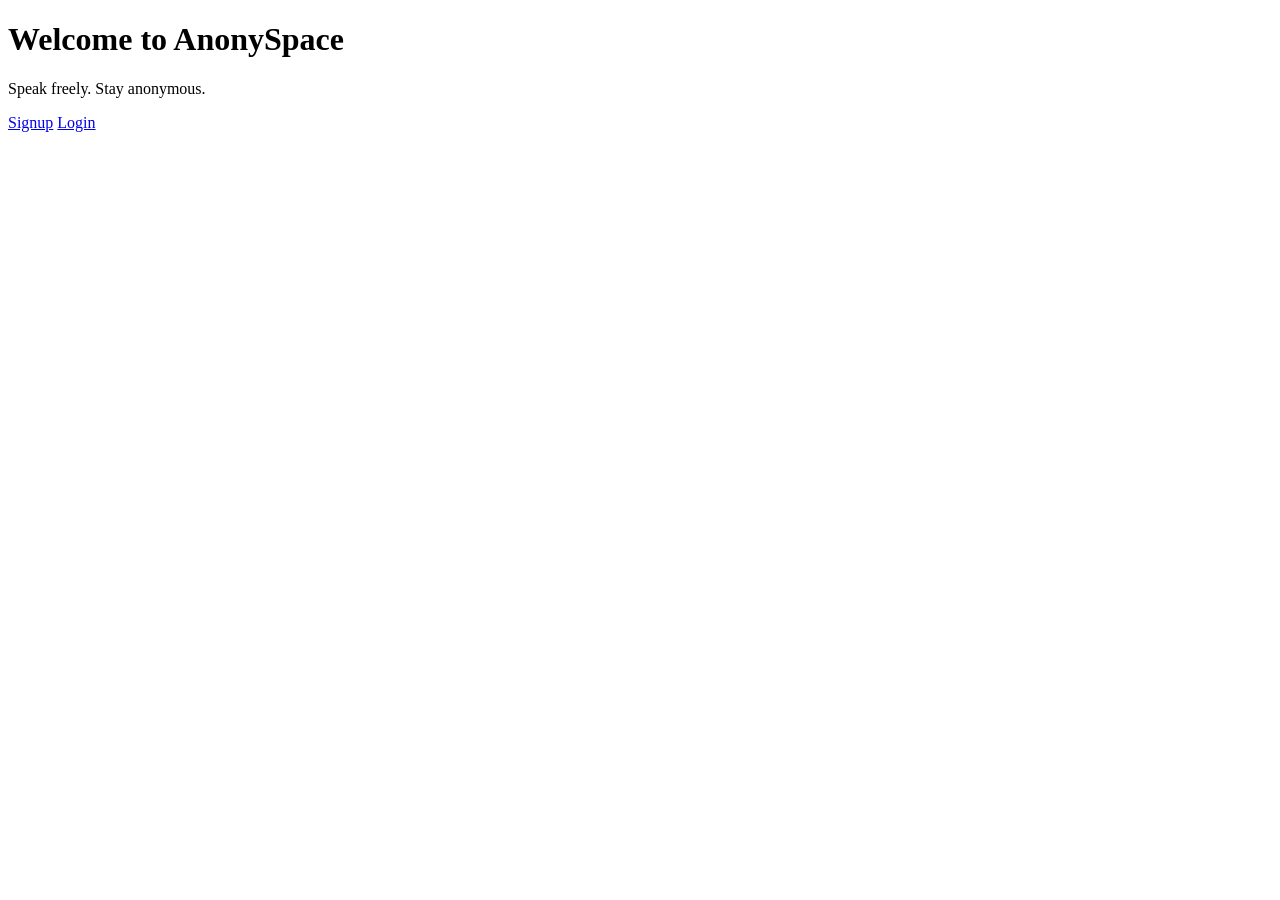
<file: templates/index.html>
<!DOCTYPE html>
<html>
<head>
    <title>AnonySpace</title>
</head>
<body>

<h1>Welcome to AnonySpace</h1>
<p>Speak freely. Stay anonymous.</p>

<a href="/signup">Signup</a>
<a href="/login">Login</a>

</body>
</html>
</file>
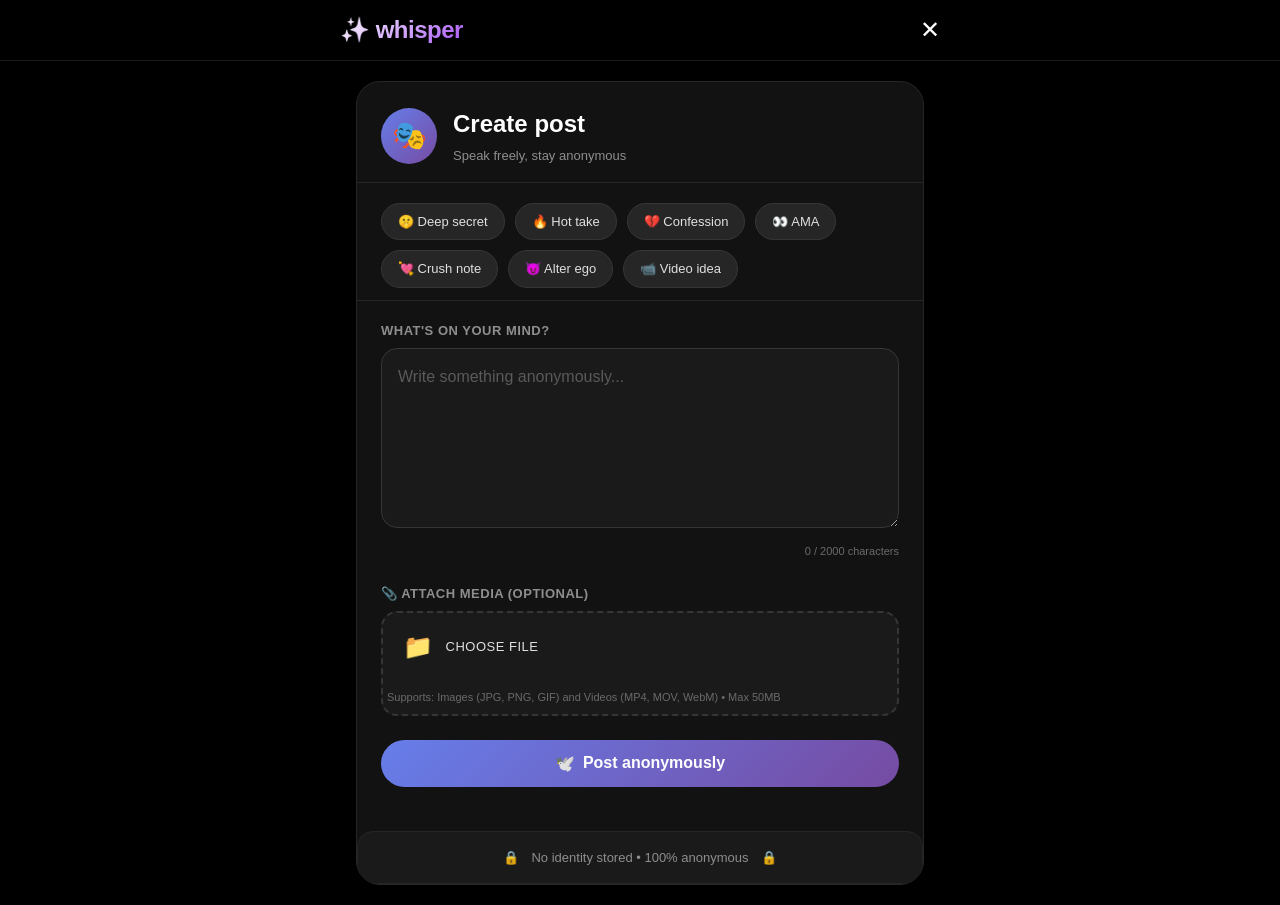
<file: templates/create_post.html>
<!DOCTYPE html>
<html lang="en">
<head>
    <meta charset="UTF-8">
    <meta name="viewport" content="width=device-width, initial-scale=1.0, user-scalable=no">
    <title>Create Post • Whisper</title>
    <meta name="viewport" content="width=device-width, initial-scale=1.0, maximum-scale=1.0, user-scalable=yes">
    <style>
        /* Mobile Responsive Fixes */
@media (max-width: 768px) {
    /* Posts take full width */
    .post-card, .create-card, .navbar, .search-container {
        margin: 8px auto;
    }
    
    /* Smaller fonts on mobile */
    .post-username, .caption-username {
        font-size: 13px;
    }
    
    .post-time, .comment-time {
        font-size: 10px;
    }
    
    /* Touch-friendly buttons */
    .action-btn {
        padding: 12px;
        font-size: 28px;
    }
    
    /* Better spacing for comments */
    .comment-item {
        gap: 8px;
    }
    
    .comment-avatar {
        width: 28px;
        height: 28px;
        font-size: 14px;
    }
    
    /* Navigation icons smaller on mobile */
    .nav-icons {
        gap: 12px;
    }
    
    .nav-icons a {
        font-size: 20px;
    }
    
    /* Stories row adjustments */
    .story-ring {
        width: 60px;
        height: 60px;
    }
    
    .story-inner {
        width: 56px;
        height: 56px;
        font-size: 28px;
    }
    
    .story-name {
        font-size: 10px;
    }
    
    /* Search bar adjustments */
    .search-bar {
        padding: 6px 12px;
    }
    
    .search-bar input {
        font-size: 14px;
    }
    
    /* Modal adjustments */
    .modal-content {
        width: 95%;
        padding: 20px;
        margin: 10px;
    }
    
    /* Toast notifications */
    .toast-message {
        bottom: 20px;
        left: 16px;
        right: 16px;
        transform: none;
        width: auto;
        font-size: 13px;
    }
}

/* Extra small devices (phones under 400px) */
@media (max-width: 480px) {
    .post-header {
        padding: 10px 12px;
    }
    
    .post-avatar {
        width: 32px;
        height: 32px;
        font-size: 16px;
    }
    
    .post-content {
        font-size: 13px;
        padding: 0 12px 10px 12px;
    }
    
    .post-actions {
        padding: 4px 12px;
        gap: 12px;
    }
    
    .action-btn {
        padding: 8px;
        font-size: 24px;
    }
    
    .comments-section {
        padding: 8px 12px;
    }
    
    .add-comment {
        padding: 8px 12px;
    }
    
    .add-comment input {
        padding: 8px 12px;
        font-size: 13px;
    }
    
    .create-header {
        gap: 8px;
    }
    
    .create-avatar {
        width: 32px;
        height: 32px;
        font-size: 16px;
    }
    
    .create-input {
        padding: 8px 12px;
        font-size: 14px;
    }
    
    /* Stack profile stats on mobile */
    .profile-stats {
        gap: 20px;
    }
    
    .stat-number {
        font-size: 20px;
    }
}

/* Fix for tap highlights on mobile */
.action-btn, .create-input, .story, .post-menu, .dropdown-item {
    -webkit-tap-highlight-color: transparent;
}

/* Better touch targets for dropdown */
.dropdown-item {
    padding: 14px 16px;  /* Larger touch area */
}

/* Fix for fixed positioning on mobile */
.navbar {
    position: sticky;
    top: 0;
    left: 0;
    right: 0;
    z-index: 100;
}

/* Ensure content doesn't go under navbar */
body {
    padding-top: 0;
}
        * {
            margin: 0;
            padding: 0;
            box-sizing: border-box;
        }

        body {
            font-family: -apple-system, BlinkMacSystemFont, 'Segoe UI', Roboto, Helvetica, Arial, sans-serif;
            background: #000000;
            color: #ffffff;
            line-height: 1.5;
        }

        /* ========== NAVIGATION BAR ========== */
        .navbar {
            position: sticky;
            top: 0;
            background: rgba(0, 0, 0, 0.95);
            backdrop-filter: blur(10px);
            border-bottom: 1px solid rgba(255, 255, 255, 0.1);
            padding: 12px 16px;
            z-index: 100;
        }

        .nav-container {
            max-width: 600px;
            margin: 0 auto;
            display: flex;
            justify-content: space-between;
            align-items: center;
        }

        .logo {
            font-size: 24px;
            font-weight: 700;
            background: linear-gradient(135deg, #fff, #a855f7);
            -webkit-background-clip: text;
            -webkit-text-fill-color: transparent;
            letter-spacing: -0.5px;
        }

        .back-link {
            color: white;
            text-decoration: none;
            font-size: 24px;
            transition: transform 0.2s;
            display: flex;
            align-items: center;
            gap: 8px;
        }

        .back-link:hover {
            transform: scale(1.05);
        }

        /* ========== MAIN CONTAINER ========== */
        .create-container {
            max-width: 600px;
            margin: 0 auto;
            padding: 20px 16px;
        }

        /* ========== CREATE CARD ========== */
        .create-card {
            background: #121212;
            border-radius: 24px;
            border: 1px solid #262626;
            overflow: hidden;
        }

        /* Header */
        .header-area {
            padding: 24px 24px 16px 24px;
            display: flex;
            align-items: center;
            gap: 16px;
            border-bottom: 1px solid #262626;
        }

        .mask-icon {
            width: 56px;
            height: 56px;
            border-radius: 50%;
            background: linear-gradient(135deg, #667eea 0%, #764ba2 100%);
            display: flex;
            align-items: center;
            justify-content: center;
            font-size: 28px;
        }

        .header-text h2 {
            font-size: 24px;
            font-weight: 600;
            margin-bottom: 4px;
        }

        .header-text p {
            font-size: 13px;
            color: #8e8e8e;
        }

        /* Prompt Chips */
        .prompt-chips {
            padding: 20px 24px 12px 24px;
            display: flex;
            flex-wrap: wrap;
            gap: 10px;
            border-bottom: 1px solid #262626;
        }

        .chip {
            background: #262626;
            padding: 8px 16px;
            border-radius: 24px;
            font-size: 13px;
            font-weight: 500;
            color: #e0e0e0;
            cursor: pointer;
            transition: all 0.2s ease;
            border: 1px solid #363636;
        }

        .chip:hover {
            background: #363636;
            transform: translateY(-2px);
            border-color: #a855f7;
        }

        /* Form */
        .post-form {
            padding: 20px 24px;
        }

        .field-group {
            margin-bottom: 24px;
        }

        label {
            font-size: 13px;
            font-weight: 600;
            color: #8e8e8e;
            display: block;
            margin-bottom: 8px;
            text-transform: uppercase;
            letter-spacing: 0.5px;
        }

        /* Textarea */
        textarea {
            width: 100%;
            background: #1a1a1a;
            border: 1px solid #363636;
            border-radius: 16px;
            padding: 16px;
            font-family: inherit;
            font-size: 16px;
            line-height: 1.5;
            outline: none;
            transition: all 0.2s;
            color: #ffffff;
            resize: vertical;
            min-height: 180px;
        }

        textarea:focus {
            border-color: #a855f7;
            background: #1a1a1a;
            box-shadow: 0 0 0 2px rgba(168, 85, 247, 0.2);
        }

        textarea::placeholder {
            color: #5a5a5a;
        }

        /* File Upload */
        .file-zone {
            background: #1a1a1a;
            border: 2px dashed #363636;
            border-radius: 16px;
            transition: all 0.2s;
        }

        .file-zone:hover {
            border-color: #a855f7;
            background: #202020;
        }

        .file-label {
            display: flex;
            align-items: center;
            gap: 12px;
            padding: 16px 20px;
            cursor: pointer;
            color: #e0e0e0;
            font-weight: 500;
        }

        .file-label span {
            font-size: 24px;
        }

        input[type="file"] {
            display: none;
        }

        .file-hint {
            font-size: 11px;
            color: #6a6a6a;
            margin-top: 8px;
            padding: 0 4px;
        }

        .file-name {
            font-size: 12px;
            color: #a855f7;
            margin-top: 8px;
            padding: 0 4px;
        }

        /* Post Button */
        .post-btn {
            width: 100%;
            background: linear-gradient(135deg, #667eea 0%, #764ba2 100%);
            border: none;
            border-radius: 24px;
            padding: 14px;
            font-size: 16px;
            font-weight: 600;
            color: white;
            cursor: pointer;
            transition: all 0.2s ease;
            margin-top: 16px;
            display: flex;
            align-items: center;
            justify-content: center;
            gap: 8px;
        }

        .post-btn:hover {
            transform: translateY(-2px);
            box-shadow: 0 8px 20px rgba(102, 126, 234, 0.3);
        }

        .post-btn:active {
            transform: translateY(0);
        }

        /* Anonymous Note */
        .anon-note {
            margin-top: 24px;
            padding: 16px;
            background: #1a1a1a;
            border-radius: 16px;
            display: flex;
            align-items: center;
            justify-content: center;
            gap: 12px;
            font-size: 13px;
            color: #8e8e8e;
            border: 1px solid #262626;
        }

        /* Character Counter */
        .char-counter {
            text-align: right;
            font-size: 11px;
            color: #6a6a6a;
            margin-top: 8px;
        }

        .char-counter.warning {
            color: #f97316;
        }

        .char-counter.danger {
            color: #ef4444;
        }

        /* Loading State */
        .loading {
            text-align: center;
            padding: 40px;
            color: #8e8e8e;
        }

        @keyframes fadeIn {
            from { opacity: 0; transform: translateY(10px); }
            to { opacity: 1; transform: translateY(0); }
        }

        .create-card {
            animation: fadeIn 0.3s ease;
        }

        /* Media Preview */
        .media-preview {
            margin-top: 16px;
            border-radius: 12px;
            overflow: hidden;
            background: #1a1a1a;
            position: relative;
        }

        .media-preview img,
        .media-preview video {
            width: 100%;
            max-height: 300px;
            object-fit: contain;
        }

        .remove-media {
            position: absolute;
            top: 8px;
            right: 8px;
            background: rgba(0, 0, 0, 0.7);
            border: none;
            color: white;
            width: 28px;
            height: 28px;
            border-radius: 50%;
            cursor: pointer;
            display: flex;
            align-items: center;
            justify-content: center;
            font-size: 18px;
        }

        /* Responsive */
        @media (max-width: 500px) {
            .create-container {
                padding: 12px 12px;
            }
            
            .header-area {
                padding: 20px 20px 12px 20px;
            }
            
            .prompt-chips {
                padding: 16px 20px 8px 20px;
            }
            
            .post-form {
                padding: 16px 20px;
            }
            
            .chip {
                font-size: 12px;
                padding: 6px 14px;
            }
        }
    </style>
</head>
<body>

    <!-- Navigation Bar -->
    <div class="navbar">
        <div class="nav-container">
            <div class="logo">✨ whisper</div>
            <a href="/feed" class="back-link">✕</a>
        </div>
    </div>

    <!-- Main Content -->
    <div class="create-container">
        <div class="create-card">
            <!-- Header -->
            <div class="header-area">
                <div class="mask-icon">🎭</div>
                <div class="header-text">
                    <h2>Create post</h2>
                    <p>Speak freely, stay anonymous</p>
                </div>
            </div>

            <!-- Prompt Chips (Quick Templates) -->
            <div class="prompt-chips">
                <div class="chip" data-prompt="🤫 My deepest secret is...">🤫 Deep secret</div>
                <div class="chip" data-prompt="🔥 Unpopular opinion: ">🔥 Hot take</div>
                <div class="chip" data-prompt="💔 I need to confess: ">💔 Confession</div>
                <div class="chip" data-prompt="👀 Ask me anything: ">👀 AMA</div>
                <div class="chip" data-prompt="💘 To my crush: ">💘 Crush note</div>
                <div class="chip" data-prompt="😈 My alter ego thinks: ">😈 Alter ego</div>
                <div class="chip" data-prompt="📹 Check out this: ">📹 Video idea</div>
            </div>

            <!-- Form -->
            <form class="post-form" method="POST" action="/create_post" enctype="multipart/form-data" id="post-form">
                <div class="field-group">
                    <label for="content">What's on your mind?</label>
                    <textarea id="content" name="content" placeholder="Write something anonymously..." maxlength="2000"></textarea>
                    <div class="char-counter" id="char-counter">
                        <span id="char-count">0</span> / 2000 characters
                    </div>
                </div>

                <div class="field-group">
                    <label for="media">📎 Attach media (optional)</label>
                    <div class="file-zone">
                        <label for="media" class="file-label">
                            <span>📁</span>
                            Choose file
                        </label>
                        <input type="file" id="media" name="media" accept="image/*,video/*,.mp4,.mov,.avi,.webm,.ogg">
                        <div class="file-hint">
                            Supports: Images (JPG, PNG, GIF) and Videos (MP4, MOV, WebM) • Max 50MB
                        </div>
                        <div class="file-name" id="file-name-display"></div>
                    </div>
                    <div id="media-preview" class="media-preview" style="display: none;"></div>
                </div>

                <button type="submit" class="post-btn" id="submit-btn">
                    <span>🕊️</span>
                    Post anonymously
                </button>
            </form>

            <div class="anon-note">
                <span>🔒</span>
                No identity stored • 100% anonymous
                <span>🔒</span>
            </div>
        </div>
    </div>

    <script>
        (function() {
            // Get elements
            const textarea = document.getElementById('content');
            const charCountSpan = document.getElementById('char-count');
            const charCounterDiv = document.getElementById('char-counter');
            const fileInput = document.getElementById('media');
            const fileNameDisplay = document.getElementById('file-name-display');
            const mediaPreview = document.getElementById('media-preview');
            const submitBtn = document.getElementById('submit-btn');
            const form = document.getElementById('post-form');

            // Handle URL prompt parameter
            const urlParams = new URLSearchParams(window.location.search);
            const promptText = urlParams.get('prompt');
            if (promptText) {
                textarea.value = promptText;
                updateCharCount();
                textarea.focus();
            }

            // Character counter
            function updateCharCount() {
                const length = textarea.value.length;
                charCountSpan.textContent = length;
                
                if (length >= 1900) {
                    charCounterDiv.classList.add('danger');
                    charCounterDiv.classList.remove('warning');
                } else if (length >= 1800) {
                    charCounterDiv.classList.add('warning');
                    charCounterDiv.classList.remove('danger');
                } else {
                    charCounterDiv.classList.remove('warning', 'danger');
                }
            }

            textarea.addEventListener('input', updateCharCount);
            updateCharCount();

            // Prompt chips - fill textarea
            const chips = document.querySelectorAll('.chip');
            chips.forEach(chip => {
                chip.addEventListener('click', function() {
                    const prompt = this.getAttribute('data-prompt');
                    if (textarea.value.trim() === '') {
                        textarea.value = prompt;
                    } else {
                        textarea.value += '\n\n' + prompt;
                    }
                    updateCharCount();
                    textarea.focus();
                });
            });

            // File selection and preview
            fileInput.addEventListener('change', function() {
                if (this.files && this.files[0]) {
                    const file = this.files[0];
                    const fileSize = (file.size / (1024 * 1024)).toFixed(2);
                    const fileType = file.type;
                    
                    // Validate file size (50MB max)
                    if (file.size > 50 * 1024 * 1024) {
                        fileNameDisplay.innerHTML = '❌ File too large (max 50MB)';
                        fileNameDisplay.style.color = '#ef4444';
                        this.value = '';
                        mediaPreview.style.display = 'none';
                        mediaPreview.innerHTML = '';
                        return;
                    }
                    
                    fileNameDisplay.innerHTML = `📎 Selected: ${file.name} (${fileSize} MB)`;
                    fileNameDisplay.style.color = '#a855f7';
                    
                    // Create preview
                    const reader = new FileReader();
                    reader.onload = function(e) {
                        mediaPreview.style.display = 'block';
                        if (fileType.startsWith('image/')) {
                            mediaPreview.innerHTML = `
                                <img src="${e.target.result}" alt="Preview">
                                <button class="remove-media" onclick="removeMedia()">✕</button>
                            `;
                        } else if (fileType.startsWith('video/')) {
                            mediaPreview.innerHTML = `
                                <video controls preload="metadata" src="${e.target.result}"></video>
                                <button class="remove-media" onclick="removeMedia()">✕</button>
                            `;
                        }
                    };
                    reader.readAsDataURL(file);
                } else {
                    removeMedia();
                }
            });

            // Remove media function
            window.removeMedia = function() {
                fileInput.value = '';
                fileNameDisplay.innerHTML = '';
                mediaPreview.style.display = 'none';
                mediaPreview.innerHTML = '';
            };

            // Form submission validation
            form.addEventListener('submit', function(e) {
                const content = textarea.value.trim();
                const hasFile = fileInput.files && fileInput.files[0];
                
                if (!content && !hasFile) {
                    e.preventDefault();
                    alert('Please enter some text or attach a media file.');
                    return;
                }
                
                // Disable button to prevent double submission
                submitBtn.disabled = true;
                submitBtn.style.opacity = '0.6';
                submitBtn.innerHTML = '<span>⏳</span> Posting...';
            });

            // Auto-resize textarea
            function autoResize() {
                textarea.style.height = 'auto';
                textarea.style.height = Math.min(textarea.scrollHeight, 400) + 'px';
            }
            textarea.addEventListener('input', autoResize);
            autoResize();
        })();
    </script>

</body>
</html>
</file>
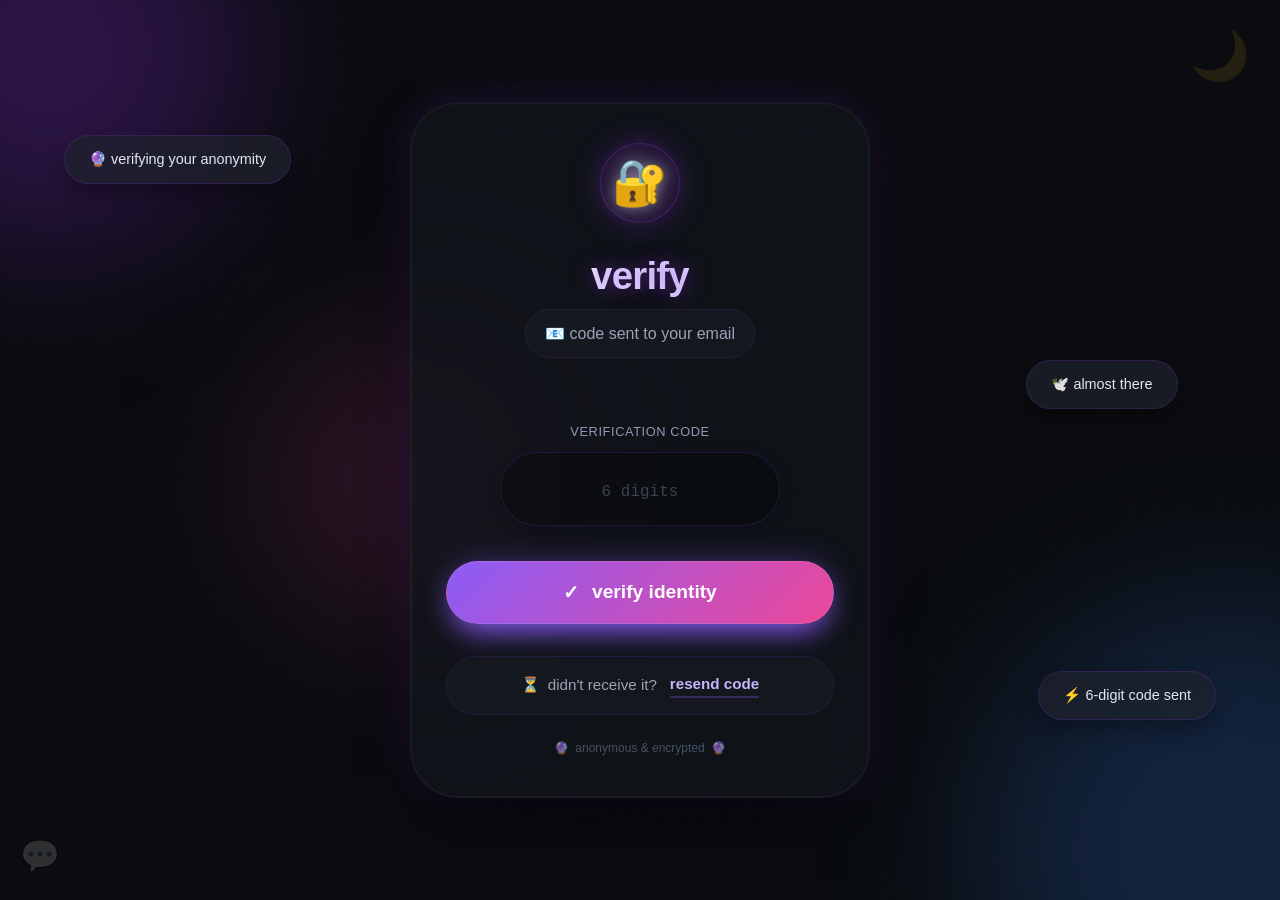
<file: templates/verify.html>
<!DOCTYPE html>
<html lang="en">
<head>
    <meta charset="UTF-8">
    <meta name="viewport" content="width=device-width, initial-scale=1.0">
    <title>verify · anonymous</title>
    <style>
        /* ===== NGL / WHISPER INSPIRED DARK MODE ===== */
        * {
            margin: 0;
            padding: 0;
            box-sizing: border-box;
        }

        body {
            font-family: -apple-system, BlinkMacSystemFont, 'Segoe UI', Roboto, Helvetica, Arial, sans-serif;
            background: #0a0c0f;
            min-height: 100vh;
            display: flex;
            align-items: center;
            justify-content: center;
            padding: 1.2rem;
            color: #ffffff;
            line-height: 1.5;
            position: relative;
            overflow-x: hidden;
        }

        /* animated gradient orbs */
        .orb {
            position: fixed;
            border-radius: 50%;
            filter: blur(80px);
            z-index: 0;
            animation: float 20s infinite ease-in-out;
        }

        .orb-1 {
            width: 400px;
            height: 400px;
            background: rgba(147, 51, 234, 0.25);
            top: -150px;
            left: -150px;
            animation-delay: 0s;
        }

        .orb-2 {
            width: 500px;
            height: 500px;
            background: rgba(59, 130, 246, 0.2);
            bottom: -200px;
            right: -200px;
            animation-delay: -5s;
        }

        .orb-3 {
            width: 300px;
            height: 300px;
            background: rgba(236, 72, 153, 0.15);
            bottom: 30%;
            left: 20%;
            animation-delay: -10s;
        }

        @keyframes float {
            0%, 100% { transform: translate(0, 0) scale(1); }
            33% { transform: translate(30px, -30px) scale(1.1); }
            66% { transform: translate(-20px, 20px) scale(0.9); }
        }

        /* subtle noise texture */
        body::after {
            content: "";
            position: fixed;
            top: 0;
            left: 0;
            width: 100%;
            height: 100%;
            background-image: url('[data-uri]');
            opacity: 0.4;
            pointer-events: none;
            z-index: 1;
        }

        /* main card — glassmorphic dark */
        .verify-card {
            background: rgba(18, 22, 28, 0.75);
            backdrop-filter: blur(20px);
            -webkit-backdrop-filter: blur(20px);
            border-radius: 48px;
            padding: 2.5rem 2.2rem;
            width: 100%;
            max-width: 460px;
            box-shadow: 0 30px 60px -15px rgba(0, 0, 0, 0.8), 0 0 0 1px rgba(255, 255, 255, 0.05) inset, 0 0 40px rgba(147, 51, 234, 0.2);
            border: 1px solid rgba(255, 255, 255, 0.03);
            transition: all 0.3s ease;
            z-index: 10;
            position: relative;
            animation: card-appear 0.8s ease-out;
            text-align: center;
        }

        @keyframes card-appear {
            0% { opacity: 0; transform: translateY(20px); }
            100% { opacity: 1; transform: translateY(0); }
        }

        .verify-card:hover {
            box-shadow: 0 40px 80px -15px #000, 0 0 0 1px rgba(147, 51, 234, 0.2) inset, 0 0 60px rgba(147, 51, 234, 0.3);
            border-color: rgba(147, 51, 234, 0.2);
        }

        /* icon with glow */
        .icon-circle {
            background: rgba(147, 51, 234, 0.15);
            width: 80px;
            height: 80px;
            border-radius: 50%;
            display: flex;
            align-items: center;
            justify-content: center;
            margin: 0 auto 1.5rem auto;
            box-shadow: 0 0 30px rgba(147, 51, 234, 0.3);
            border: 1px solid rgba(147, 51, 234, 0.3);
            animation: pulse-glow 3s infinite;
        }

        .icon-circle span {
            font-size: 2.8rem;
            filter: drop-shadow(0 0 8px rgba(255,255,255,0.5));
        }

        @keyframes pulse-glow {
            0%, 100% { box-shadow: 0 0 30px rgba(147, 51, 234, 0.3); }
            50% { box-shadow: 0 0 50px rgba(147, 51, 234, 0.6); }
        }

        h2 {
            font-size: 2.4rem;
            font-weight: 700;
            letter-spacing: -0.02em;
            margin-bottom: 0.3rem;
            background: linear-gradient(135deg, #ffffff 0%, #c7b9ff 100%);
            -webkit-background-clip: text;
            background-clip: text;
            color: transparent;
            text-shadow: 0 0 20px rgba(147, 51, 234, 0.5);
        }

        .email-hint {
            color: #9aa3b8;
            font-size: 1rem;
            margin-bottom: 2rem;
            padding: 0.7rem 1.2rem;
            background: rgba(255, 255, 255, 0.02);
            border-radius: 60px;
            backdrop-filter: blur(5px);
            display: inline-block;
            border: 1px solid rgba(147, 51, 234, 0.15);
        }

        .email-hint span {
            color: #8b5cf6;
        }

        /* OTP form */
        .verify-form {
            margin: 2rem 0 1.2rem 0;
        }

        .otp-group {
            margin-bottom: 2.2rem;
        }

        label {
            display: block;
            font-weight: 500;
            font-size: 0.8rem;
            letter-spacing: 0.6px;
            color: #8f9bb5;
            margin-bottom: 0.7rem;
            text-transform: uppercase;
        }

        .otp-input-wrapper {
            display: flex;
            justify-content: center;
        }

        input[name="otp"] {
            width: 100%;
            max-width: 280px;
            background: rgba(0, 0, 0, 0.3);
            border: 1.5px solid rgba(147, 51, 234, 0.2);
            border-radius: 60px;
            padding: 1.2rem 1.5rem;
            font-size: 1.8rem;
            font-weight: 600;
            letter-spacing: 0.5rem;
            text-align: center;
            outline: none;
            transition: all 0.2s;
            color: #ffffff;
            box-shadow: 0 4px 15px rgba(0, 0, 0, 0.2);
            font-family: 'Courier New', monospace;
        }

        input[name="otp"]:focus {
            border-color: #8b5cf6;
            background: rgba(20, 20, 30, 0.5);
            box-shadow: 0 0 25px rgba(139, 92, 246, 0.3), 0 4px 15px rgba(0, 0, 0, 0.3);
        }

        input[name="otp"]::placeholder {
            font-size: 1rem;
            letter-spacing: normal;
            color: #4f5a6b;
            font-weight: 300;
            opacity: 0.7;
        }

        /* verify button — gradient glowing */
        .verify-btn {
            background: linear-gradient(135deg, #8b5cf6, #ec4899);
            border: none;
            border-radius: 60px;
            padding: 1.2rem 2rem;
            width: 100%;
            font-size: 1.2rem;
            font-weight: 700;
            color: white;
            cursor: pointer;
            transition: all 0.3s ease;
            box-shadow: 0 15px 30px -10px #8b5cf6, 0 0 30px rgba(139, 92, 246, 0.3);
            border: 1px solid rgba(255, 255, 255, 0.1);
            margin: 1.5rem 0 1.2rem 0;
            display: flex;
            align-items: center;
            justify-content: center;
            gap: 0.8rem;
            position: relative;
            overflow: hidden;
        }

        .verify-btn::before {
            content: "";
            position: absolute;
            top: 0;
            left: -100%;
            width: 100%;
            height: 100%;
            background: linear-gradient(90deg, transparent, rgba(255,255,255,0.2), transparent);
            transition: left 0.7s;
        }

        .verify-btn:hover::before {
            left: 100%;
        }

        .verify-btn:hover {
            transform: translateY(-3px) scale(1.02);
            box-shadow: 0 25px 40px -10px #8b5cf6, 0 0 50px rgba(139, 92, 246, 0.5);
        }

        .verify-btn:active {
            transform: translateY(1px);
        }

        /* resend line */
        .resend-info {
            margin-top: 2rem;
            font-size: 0.95rem;
            color: #9aa3b8;
            background: rgba(255, 255, 255, 0.02);
            padding: 1rem 1.5rem;
            border-radius: 60px;
            backdrop-filter: blur(5px);
            border: 1px solid rgba(147, 51, 234, 0.15);
            display: flex;
            align-items: center;
            justify-content: center;
            gap: 0.5rem;
            flex-wrap: wrap;
        }

        .resend-link {
            color: #c4b5fd;
            font-weight: 700;
            text-decoration: none;
            border-bottom: 2px solid rgba(139, 92, 246, 0.3);
            margin-left: 0.3rem;
            transition: 0.15s;
        }

        .resend-link:hover {
            border-bottom-color: #8b5cf6;
            color: #ffffff;
        }

        /* privacy note */
        .privacy-note {
            margin-top: 1.5rem;
            font-size: 0.75rem;
            color: #5d6b84;
            display: flex;
            align-items: center;
            justify-content: center;
            gap: 0.4rem;
            opacity: 0.7;
        }

        .privacy-note span {
            color: #8b5cf6;
        }

        /* floating messages (anonymous themed) */
        .float-message {
            position: fixed;
            background: rgba(30, 35, 45, 0.7);
            backdrop-filter: blur(10px);
            padding: 0.8rem 1.5rem;
            border-radius: 60px;
            border: 1px solid rgba(147, 51, 234, 0.2);
            color: #e2e8f0;
            font-size: 0.9rem;
            z-index: 5;
            animation: float-message 15s infinite linear;
            white-space: nowrap;
            box-shadow: 0 10px 20px rgba(0,0,0,0.3);
            pointer-events: none;
        }

        .float-1 {
            top: 15%;
            left: 5%;
            animation-delay: 0s;
        }

        .float-2 {
            bottom: 20%;
            right: 5%;
            animation-delay: -5s;
        }

        .float-3 {
            top: 40%;
            right: 8%;
            animation-delay: -10s;
        }

        @keyframes float-message {
            0% { transform: translate(0, 0) rotate(0deg); opacity: 0.5; }
            25% { transform: translate(10px, -15px) rotate(2deg); opacity: 0.8; }
            50% { transform: translate(-5px, -25px) rotate(-1deg); opacity: 0.6; }
            75% { transform: translate(-15px, -10px) rotate(1deg); opacity: 0.7; }
            100% { transform: translate(0, 0) rotate(0deg); opacity: 0.5; }
        }

        @media (max-width: 450px) {
            .verify-card {
                padding: 2rem 1.5rem;
            }
            h2 {
                font-size: 2rem;
            }
            .icon-circle {
                width: 70px;
                height: 70px;
            }
            .icon-circle span {
                font-size: 2.2rem;
            }
            input[name="otp"] {
                font-size: 1.5rem;
                padding: 1rem;
            }
            .float-message {
                display: none;
            }
        }
    </style>
</head>
<body>

    <!-- animated orbs -->
    <div class="orb orb-1"></div>
    <div class="orb orb-2"></div>
    <div class="orb orb-3"></div>

    <!-- floating anonymous messages -->
    <div class="float-message float-1">🔮 verifying your anonymity</div>
    <div class="float-message float-2">⚡ 6-digit code sent</div>
    <div class="float-message float-3">🕊️ almost there</div>

    <!-- main verify card -->
    <div class="verify-card">
        <!-- icon with glow -->
        <div class="icon-circle">
            <span>🔐</span>
        </div>

        <h2>verify</h2>
        <div class="email-hint">
            <span>📧</span> code sent to your email
        </div>

        <!-- main form -->
        <form class="verify-form" method="POST" action="/verify">
            <div class="otp-group">
                <label for="otp">verification code</label>
                <div class="otp-input-wrapper">
                    <input type="text" id="otp" name="otp" placeholder="6 digits" inputmode="numeric" pattern="[0-9]*" maxlength="6" autocomplete="one-time-code" required>
                </div>
            </div>

            <button type="submit" class="verify-btn">
                <span>✓</span> verify identity
            </button>
        </form>

        <!-- resend option -->
        <div class="resend-info">
            <span>⏳</span> didn't receive it? <a href="/resend-otp" class="resend-link">resend code</a>
        </div>

        <!-- privacy reassurance -->
        <div class="privacy-note">
            <span>🔮</span> anonymous & encrypted <span>🔮</span>
        </div>
    </div>

    <!-- extra floating elements -->
    <div style="position: fixed; bottom: 20px; left: 20px; opacity:0.15; font-size: 2rem; pointer-events: none; z-index: 2;">💬</div>
    <div style="position: fixed; top: 20px; right: 30px; opacity:0.1; font-size: 3rem; pointer-events: none; z-index: 2;">🌙</div>

</body>
</html>
</file>
